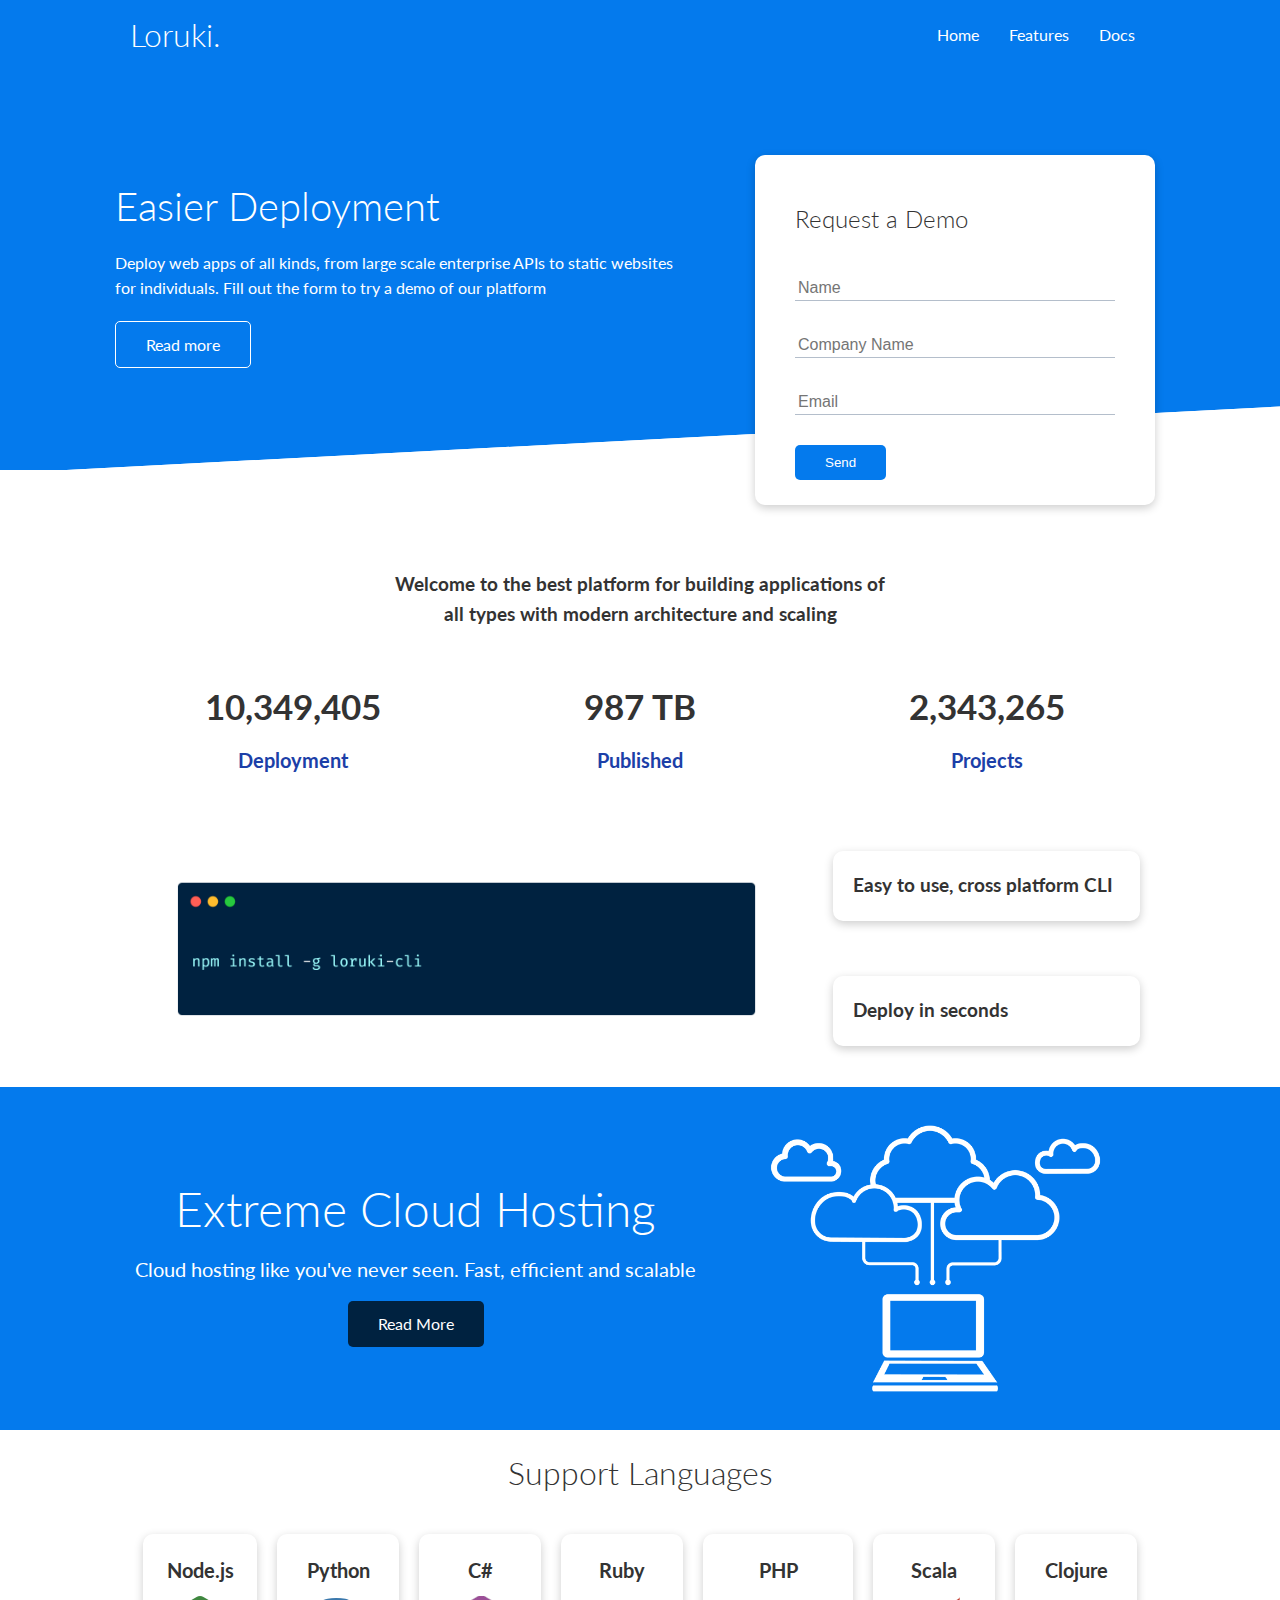
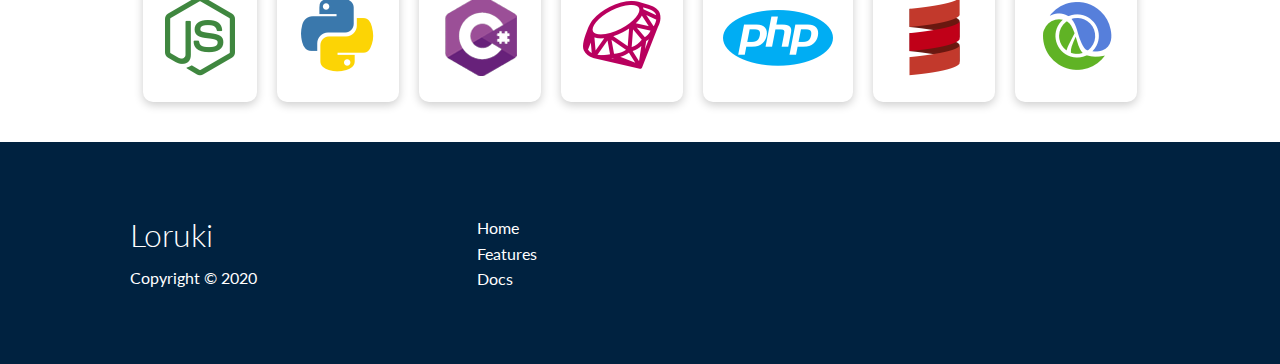
<file: index.html>
<!DOCTYPE html>
<html lang="en">
  <head>
    <meta charset="UTF-8" />
    <meta name="viewport" content="width=device-width, initial-scale=1.0" />
    <link
      rel="stylesheet"
      href="https://cdnjs.cloudflare.com/ajax/libs/font-awesome/5.15.1/css/all.min.css"
      integrity="sha512-+4zCK9k+qNFUR5X+cKL9EIR+ZOhtIloNl9GIKS57V1MyNsYpYcUrUeQc9vNfzsWfV28IaLL3i96P9sdNyeRssA=="
      crossorigin="anonymous"
    />
    <link rel="stylesheet" href="css/utilities.css" />
    <link rel="stylesheet" href="css/style.css" />
    <title>Loruki | Cloud Hosting For Everyone</title>
  </head>
  <body>
    <!-- Navbar-->
    <div class="navbar">
      <div class="container flex">
        <h1 class="logo">Loruki.</h1>
        <nav>
          <ul>
            <li>
              <a href="index.html">Home</a>
            </li>
            <li>
              <a href="features.html">Features</a>
            </li>
            <li>
              <a href="docs.html">Docs</a>
            </li>
          </ul>
        </nav>
      </div>
    </div>

    <!-- Showcase-->
    <section class="showcase">
      <div class="container grid">
        <div class="showcase-text">
          <h1>Easier Deployment</h1>
          <p>
            Deploy web apps of all kinds, from large scale enterprise APIs to
            static websites for individuals. Fill out the form to try a demo of
            our platform
          </p>
          <a href="features.html" class="btn btn-outline">Read more</a>
        </div>

        <div class="showcase-form card">
          <h2>Request a Demo</h2>
          <form
            name="contact"
            method="POST"
            netlify-honeypot="bot-field"
            data-netlify="true"
          >
            <input type="hidden" name="form-name" value="contact" />
            <p class="hidden">
              <label
                >Don’t fill this out if you’re human: <input name="bot-field"
              /></label>
            </p>
            <div class="form-control">
              <input type="text" name="name" placeholder="Name" required />
            </div>
            <div class="form-control">
              <input
                type="text"
                name="company"
                placeholder="Company Name"
                required
              />
            </div>
            <div class="form-control">
              <input type="email" name="email" placeholder="Email" required />
            </div>
            <input type="submit" value="Send" class="btn btn-primary" />
          </form>
        </div>
      </div>
    </section>

    <!-- Stats-->
    <section class="stats">
      <div class="container">
        <h3 class="stats-heading text-center my-1">
          Welcome to the best platform for building applications of all types
          with modern architecture and scaling
        </h3>

        <div class="grid grid-3 text-center my-4">
          <div>
            <i class="fas fa-server fa-3x"></i>
            <h3>10,349,405</h3>
            <p class="text-secondary">Deployment</p>
          </div>
          <div>
            <i class="fas fa-upload fa-3x"></i>
            <h3>987 TB</h3>
            <p class="text-secondary">Published</p>
          </div>
          <div>
            <i class="fas fa-project-diagram fa-3x"></i>
            <h3>2,343,265</h3>
            <p class="text-secondary">Projects</p>
          </div>
        </div>
      </div>
    </section>

    <!-- Cli -->
    <section class="cli">
      <div class="container grid">
        <img src="images/cli.png" alt="" />
        <div class="card">
          <h3>Easy to use, cross platform CLI</h3>
        </div>
        <div class="card">
          <h3>Deploy in seconds</h3>
        </div>
      </div>
    </section>

    <!-- Cloud -->
    <section class="cloud bg-primary my-2 py-2">
      <div class="container grid">
        <div class="text-center">
          <h2 class="lg">Extreme Cloud Hosting</h2>
          <p class="lead my-1">
            Cloud hosting like you've never seen. Fast, efficient and scalable
          </p>
          <a href="features.html" class="btn btn-dark">Read More</a>
        </div>
        <img src="images/cloud.png" alt="" />
      </div>
    </section>

    <!-- Languages -->
    <section class="languages">
      <h2 class="md text-center my-2">Support Languages</h2>
      <div class="container flex">
        <div class="card">
          <h4>Node.js</h4>
          <img src="images/logos/node.png" alt="" />
        </div>
        <div class="card">
          <h4>Python</h4>
          <img src="images/logos/python.png" alt="" />
        </div>
        <div class="card">
          <h4>C#</h4>
          <img src="images/logos/csharp.png" alt="" />
        </div>
        <div class="card">
          <h4>Ruby</h4>
          <img src="images/logos/ruby.png" alt="" />
        </div>
        <div class="card">
          <h4>PHP</h4>
          <img src="images/logos/php.png" alt="" />
        </div>
        <div class="card">
          <h4>Scala</h4>
          <img src="images/logos/scala.png" alt="" />
        </div>
        <div class="card">
          <h4>Clojure</h4>
          <img src="images/logos/clojure.png" alt="" />
        </div>
      </div>
    </section>

    <!-- Footer -->
    <footer class="footer bg-dark py-5">
      <div class="container grid grid-3">
        <div>
          <h1>Loruki</h1>
          <p>Copyright &copy; 2020</p>
        </div>
        <nav>
          <ul>
            <li><a href="index.html">Home</a></li>
            <li><a href="features.html">Features</a></li>
            <li><a href="docs.html">Docs</a></li>
          </ul>
        </nav>
        <div class="social">
          <a href="#"><i class="fab fa-github fa-2x"></i></a>
          <a href="#"><i class="fab fa-facebook fa-2x"></i></a>
          <a href="#"><i class="fab fa-instagram fa-2x"></i></a>
          <a href="#"><i class="fab fa-twitter fa-2x"></i></a>
        </div>
      </div>
    </footer>
  </body>
</html>
</file>
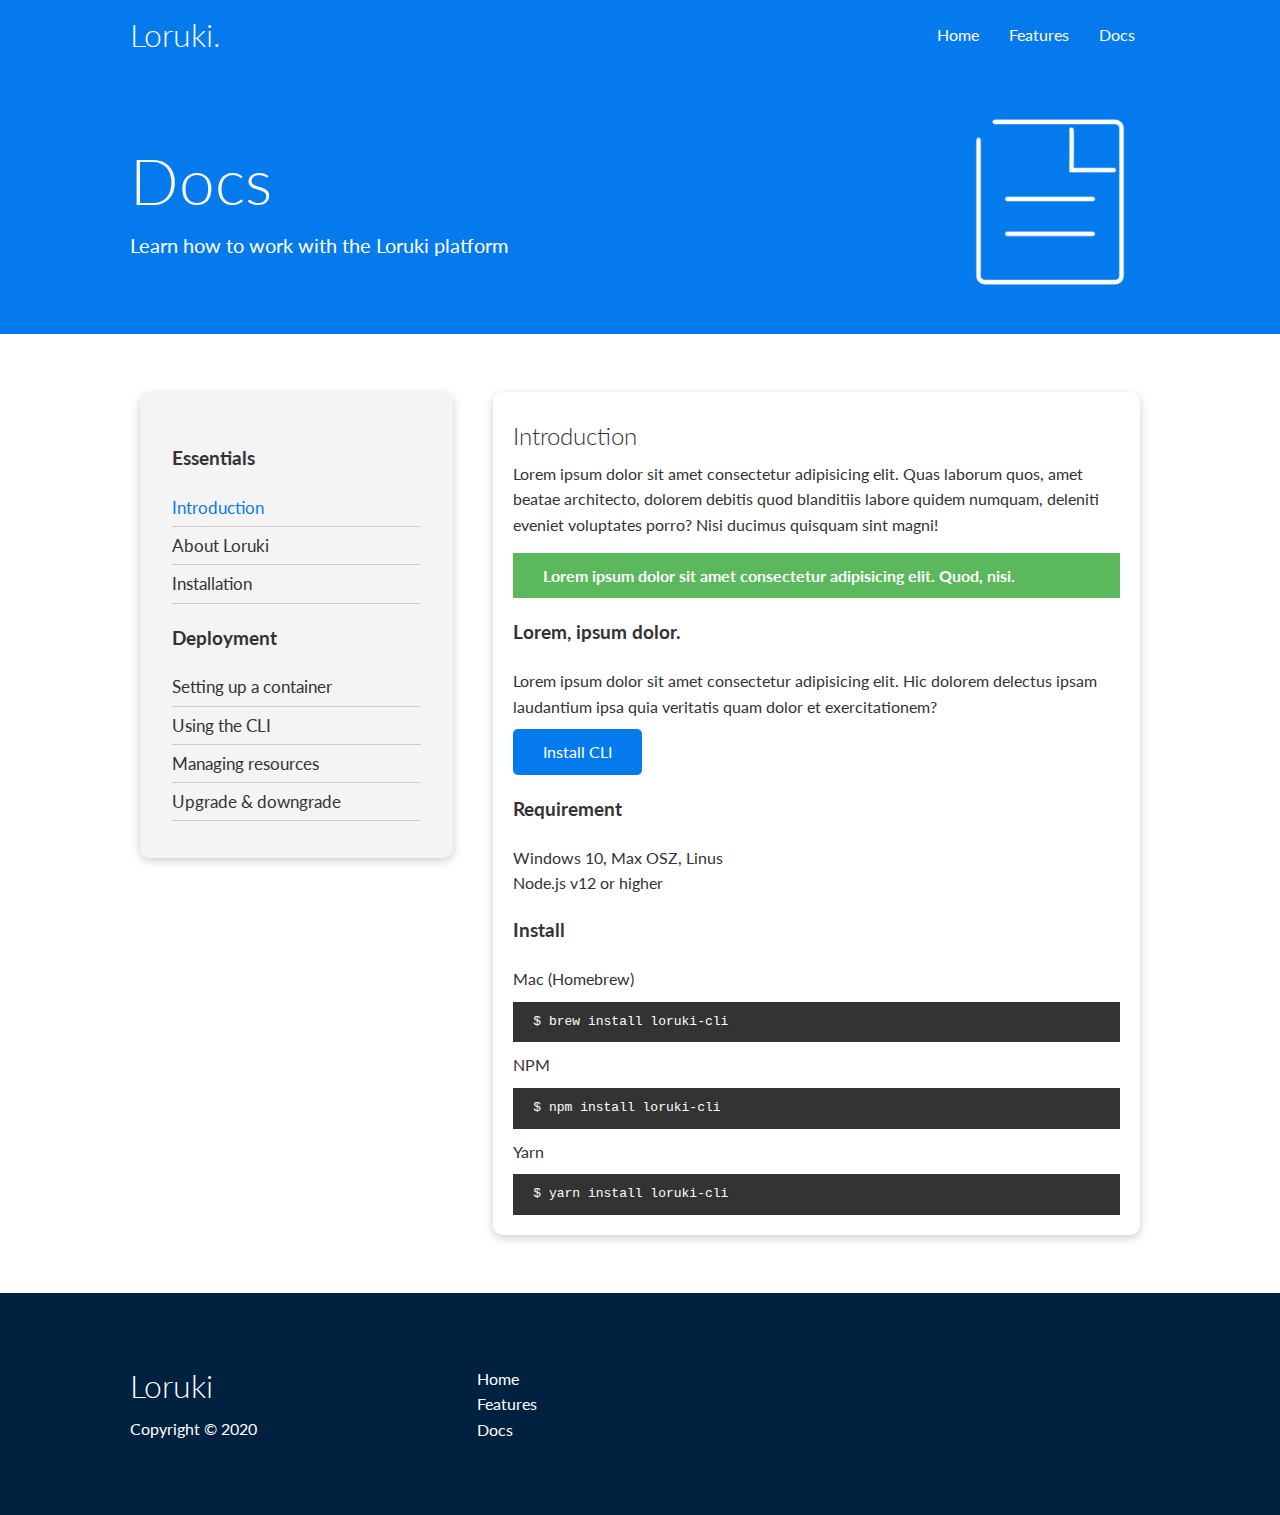
<file: docs.html>
<!DOCTYPE html>
<html lang="en">
  <head>
    <meta charset="UTF-8" />
    <meta name="viewport" content="width=device-width, initial-scale=1.0" />
    <link
      rel="stylesheet"
      href="https://cdnjs.cloudflare.com/ajax/libs/font-awesome/5.15.1/css/all.min.css"
      integrity="sha512-+4zCK9k+qNFUR5X+cKL9EIR+ZOhtIloNl9GIKS57V1MyNsYpYcUrUeQc9vNfzsWfV28IaLL3i96P9sdNyeRssA=="
      crossorigin="anonymous"
    />
    <link rel="stylesheet" href="css/utilities.css" />
    <link rel="stylesheet" href="css/style.css" />
    <title>Loruki | Cloud Hosting For Everyone</title>
  </head>
  <body>
    <!-- Navbar-->
    <div class="navbar">
      <div class="container flex">
        <h1 class="logo">Loruki.</h1>
        <nav>
          <ul>
            <li>
              <a href="index.html">Home</a>
            </li>
            <li>
              <a href="features.html">Features</a>
            </li>
            <li>
              <a href="docs.html">Docs</a>
            </li>
          </ul>
        </nav>
      </div>
    </div>

    <!-- Head -->
    <section class="docs-head bg-primary py-3">
      <div class="container grid">
        <div>
          <h1 class="xl">Docs</h1>
          <p class="lead">Learn how to work with the Loruki platform</p>
        </div>
        <img src="images/docs.png" alt="" />
      </div>
    </section>

    <!-- Docs main -->
    <section class="docs-main my-4">
      <div class="container grid">
        <div class="card bg-light p-3">
          <h3 class="my-2">Essentials</h3>
          <nav>
            <ul>
              <li><a class="text-primary" href="#">Introduction</a></li>
              <li><a href="#">About Loruki</a></li>
              <li><a href="#">Installation</a></li>
            </ul>
          </nav>

          <h3 class="my-2">Deployment</h3>
          <nav>
            <ul>
              <li><a href="#">Setting up a container</a></li>
              <li><a href="#">Using the CLI</a></li>
              <li><a href="#">Managing resources</a></li>
              <li><a href="#">Upgrade &amp; downgrade</a></li>
            </ul>
          </nav>
        </div>
        <div class="card">
          <h2>Introduction</h2>
          <p>
            Lorem ipsum dolor sit amet consectetur adipisicing elit. Quas
            laborum quos, amet beatae architecto, dolorem debitis quod
            blanditiis labore quidem numquam, deleniti eveniet voluptates porro?
            Nisi ducimus quisquam sint magni!
          </p>

          <div class="alert alert-success">
            <i class="fas fa-info"></i> Lorem ipsum dolor sit amet consectetur
            adipisicing elit. Quod, nisi.
          </div>

          <h3>Lorem, ipsum dolor.</h3>
          <p>
            Lorem ipsum dolor sit amet consectetur adipisicing elit. Hic dolorem
            delectus ipsam laudantium ipsa quia veritatis quam dolor et
            exercitationem?
          </p>
          <a href="#" class="btn btn-primary">Install CLI</a>

          <h3>Requirement</h3>
          <ul>
            <li>Windows 10, Max OSZ, Linus</li>
            <li>Node.js v12 or higher</li>
          </ul>

          <h3>Install</h3>
          <p>Mac (Homebrew)</p>
          <pre><code>$ brew install loruki-cli</code></pre>
          <p>NPM</p>
          <pre><code>$ npm install loruki-cli</code></pre>
          <p>Yarn</p>
          <pre><code>$ yarn install loruki-cli</code></pre>
        </div>
      </div>
    </section>

    <!-- Footer -->
    <footer class="footer bg-dark py-5">
      <div class="container grid grid-3">
        <div>
          <h1>Loruki</h1>
          <p>Copyright &copy; 2020</p>
        </div>
        <nav>
          <ul>
            <li><a href="index.html">Home</a></li>
            <li><a href="features.html">Features</a></li>
            <li><a href="docs.html">Docs</a></li>
          </ul>
        </nav>
        <div class="social">
          <a href="#"><i class="fab fa-github fa-2x"></i></a>
          <a href="#"><i class="fab fa-facebook fa-2x"></i></a>
          <a href="#"><i class="fab fa-instagram fa-2x"></i></a>
          <a href="#"><i class="fab fa-twitter fa-2x"></i></a>
        </div>
      </div>
    </footer>
  </body>
</html>
</file>
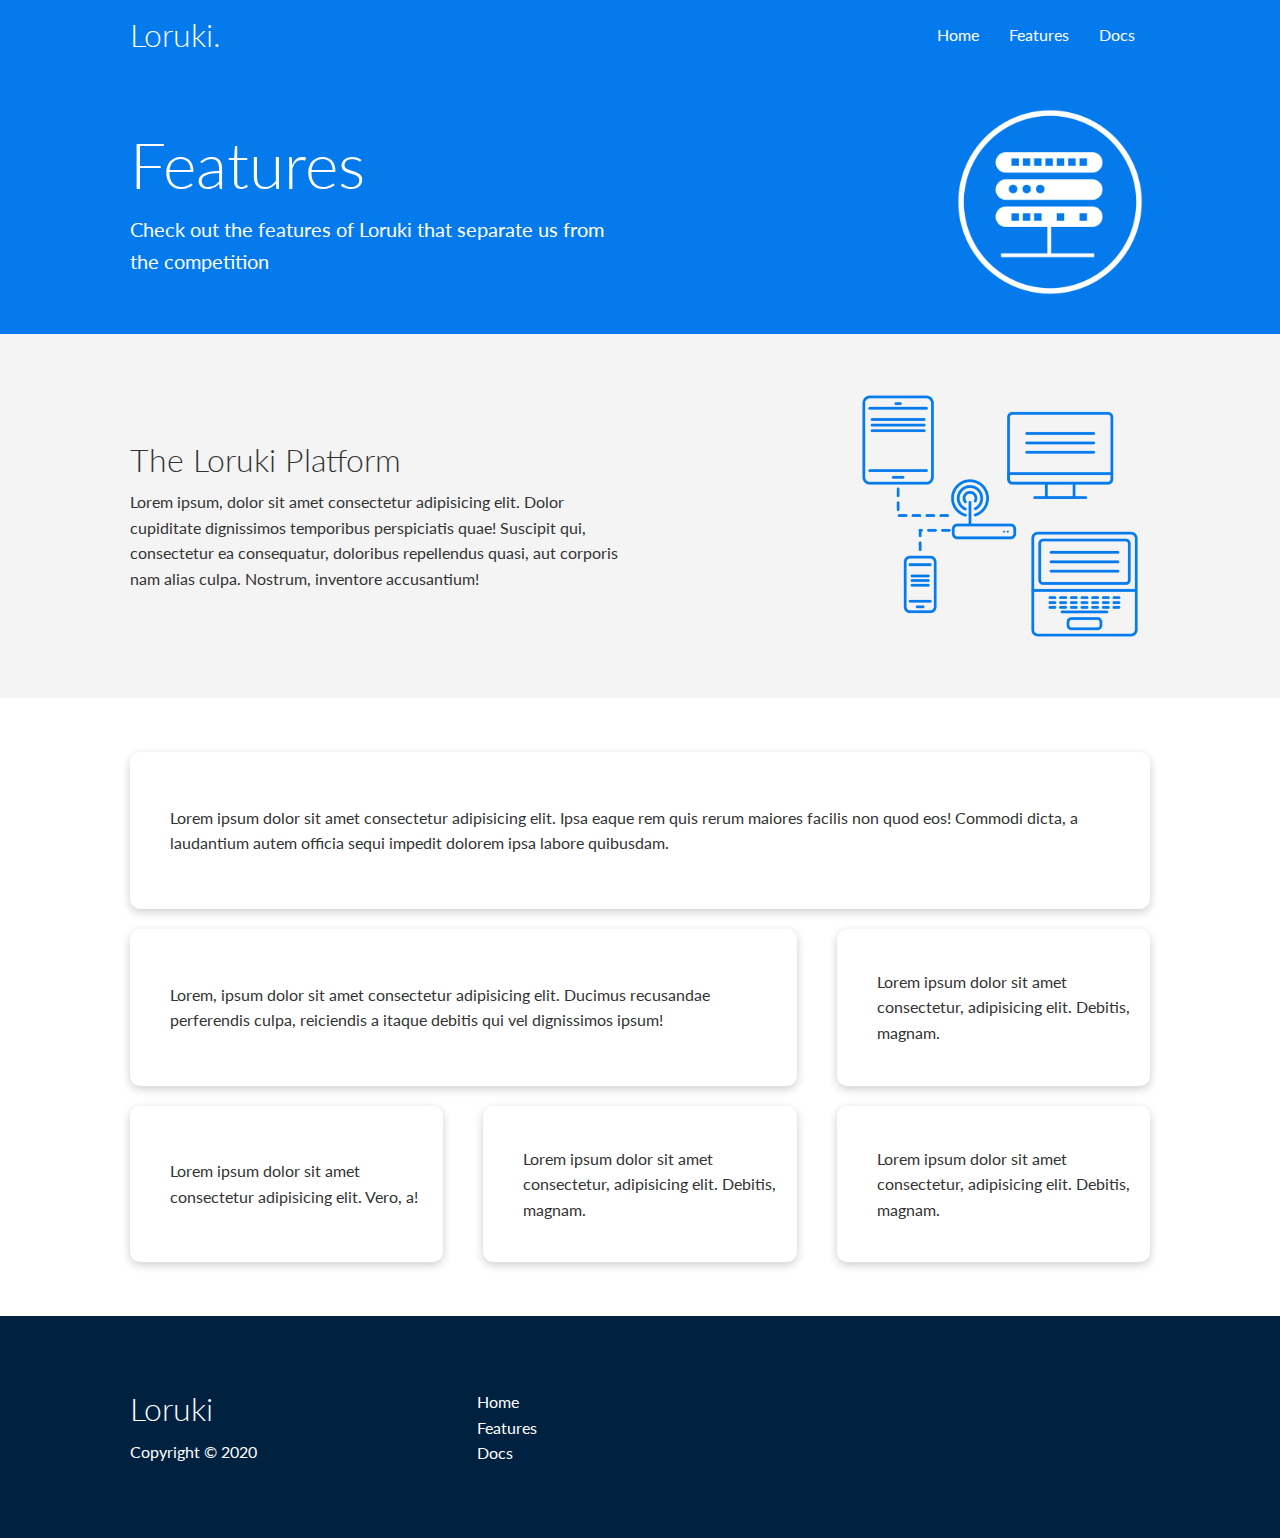
<file: features.html>
<!DOCTYPE html>
<html lang="en">
  <head>
    <meta charset="UTF-8" />
    <meta name="viewport" content="width=device-width, initial-scale=1.0" />
    <link
      rel="stylesheet"
      href="https://cdnjs.cloudflare.com/ajax/libs/font-awesome/5.15.1/css/all.min.css"
      integrity="sha512-+4zCK9k+qNFUR5X+cKL9EIR+ZOhtIloNl9GIKS57V1MyNsYpYcUrUeQc9vNfzsWfV28IaLL3i96P9sdNyeRssA=="
      crossorigin="anonymous"
    />
    <link rel="stylesheet" href="css/utilities.css" />
    <link rel="stylesheet" href="css/style.css" />
    <title>Loruki | Cloud Hosting For Everyone</title>
  </head>
  <body>
    <!-- Navbar-->
    <div class="navbar">
      <div class="container flex">
        <h1 class="logo">Loruki.</h1>
        <nav>
          <ul>
            <li>
              <a href="index.html">Home</a>
            </li>
            <li>
              <a href="features.html">Features</a>
            </li>
            <li>
              <a href="docs.html">Docs</a>
            </li>
          </ul>
        </nav>
      </div>
    </div>

    <!-- Head -->
    <section class="features-head bg-primary py-3">
      <div class="container grid">
        <div>
          <h1 class="xl">Features</h1>
          <p class="lead">
            Check out the features of Loruki that separate us from the
            competition
          </p>
        </div>
        <img src="images/server.png" alt="" />
      </div>
    </section>

    <!-- Sub Head -->
    <section class="features-sub-head bg-light py-3">
      <div class="container grid">
        <div>
          <h1 class="md">The Loruki Platform</h1>
          <p>
            Lorem ipsum, dolor sit amet consectetur adipisicing elit. Dolor
            cupiditate dignissimos temporibus perspiciatis quae! Suscipit qui,
            consectetur ea consequatur, doloribus repellendus quasi, aut
            corporis nam alias culpa. Nostrum, inventore accusantium!
          </p>
        </div>
        <img src="images/server2.png" alt="" />
      </div>
    </section>

    <section class="features-main my-2">
      <div class="container grid grid-3">
        <div class="card flex">
          <i class="fas fa-server fa-3x"></i>
          <p>
            Lorem ipsum dolor sit amet consectetur adipisicing elit. Ipsa eaque
            rem quis rerum maiores facilis non quod eos! Commodi dicta, a
            laudantium autem officia sequi impedit dolorem ipsa labore
            quibusdam.
          </p>
        </div>
        <div class="card flex">
          <i class="fas fa-network-wired fa-3x"></i>
          <p>
            Lorem, ipsum dolor sit amet consectetur adipisicing elit. Ducimus
            recusandae perferendis culpa, reiciendis a itaque debitis qui vel
            dignissimos ipsum!
          </p>
        </div>
        <div class="card flex">
          <i class="fas fa-laptop-code fa-3x"></i>
          <p>
            Lorem ipsum dolor sit amet consectetur, adipisicing elit. Debitis,
            magnam.
          </p>
        </div>
        <div class="card flex">
          <i class="fas fa-database fa-3x"></i>
          <p>
            Lorem ipsum dolor sit amet consectetur adipisicing elit. Vero, a!
          </p>
        </div>
        <div class="card flex">
          <i class="fas fa-power-off fa-3x"></i>
          <p>
            Lorem ipsum dolor sit amet consectetur, adipisicing elit. Debitis,
            magnam.
          </p>
        </div>
        <div class="card flex">
          <i class="fas fa-upload fa-3x"></i>
          <p>
            Lorem ipsum dolor sit amet consectetur, adipisicing elit. Debitis,
            magnam.
          </p>
        </div>
      </div>
    </section>

    <!-- Footer -->
    <footer class="footer bg-dark py-5">
      <div class="container grid grid-3">
        <div>
          <h1>Loruki</h1>
          <p>Copyright &copy; 2020</p>
        </div>
        <nav>
          <ul>
            <li><a href="index.html">Home</a></li>
            <li><a href="features.html">Features</a></li>
            <li><a href="docs.html">Docs</a></li>
          </ul>
        </nav>
        <div class="social">
          <a href="#"><i class="fab fa-github fa-2x"></i></a>
          <a href="#"><i class="fab fa-facebook fa-2x"></i></a>
          <a href="#"><i class="fab fa-instagram fa-2x"></i></a>
          <a href="#"><i class="fab fa-twitter fa-2x"></i></a>
        </div>
      </div>
    </footer>
  </body>
</html>
</file>
<file: css/utilities.css>
.container {
  max-width: 1100px;
  margin: 0 auto;
  overflow: auto;
  padding: 0 40px;
}

.card {
  background-color: #fff;
  color: #333;
  border-radius: 10px;
  box-shadow: 0 3px 10px rgba(0, 0, 0, 0.2);
  padding: 20px;
  margin: 10px;
}

.btn {
  display: inline-block;
  padding: 10px 30px;
  cursor: pointer;
  background: var(--primary-color);
  color: #fff;
  border: none;
  border-radius: 5px;
}

.btn-outline {
  background-color: transparent;
  border: 1px #fff solid;
}

.btn:hover {
  transform: scale(0.98);
}

/* Background & colored buttons */
.bg-primary,
.btn-primary {
  background-color: var(--primary-color);
  color: #fff;
}

.bg-secondary,
.btn-secondary {
  background-color: var(--secondary-color);
  color: #fff;
}

.bg-dark,
.btn-dark {
  background-color: var(--dark-color);
  color: #fff;
}

.bg-light,
.btn-light {
  background-color: var(--light-color);
  color: #333;
}

.bg-primary a,
.btn-primary a,
.bg-secondary a,
.btn-secondary a,
.bg-dark a,
.btn-dark a {
  color: #fff;
}

/* Text colors */
.text-primary {
  color: var(--primary-color);
}

.text-secondary {
  color: var(--secondary-color);
}

.text-dark {
  color: var(--dark-color);
}

.text-light {
  color: var(--light-color);
}

/* Text sizes */
.lead {
  font-size: 20px;
}

.sm {
  font-size: 1rem;
}

.md {
  font-size: 2rem;
}

.lg {
  font-size: 3rem;
}

.xl {
  font-size: 4rem;
}

.text-center {
  text-align: center;
}

/* Alert */
.alert {
  background-color: var(--light-color);
  padding: 10px 20px;
  font-weight: bold;
  margin: 15px 0;
}

.alert i {
  margin-right: 10px;
}

.alert-success {
  background-color: var(--success-color);
  color: #fff;
}

.alert-error {
  background-color: var(--error-color);
  color: #fff;
}

.flex {
  display: flex;
  justify-content: center;
  align-items: center;
  height: 100%;
}

.grid {
  display: grid;
  grid-template-columns: repeat(2, 1fr);
  gap: 20px;
  justify-content: center;
  align-items: center;
  height: 100%;
}

.grid-3 {
  grid-template-columns: repeat(3, 1fr);
}

/* Margin */
.my-1 {
  margin: 1rem 0;
}

.my-2 {
  margin: 1.5rem 0;
}

.my-3 {
  margin: 2rem 0;
}

.my-4 {
  margin: 3rem 0;
}

.my-5 {
  margin: 4rem 0;
}

.m-1 {
  margin: 1rem;
}

.m-2 {
  margin: 1.5rem;
}

.m-3 {
  margin: 2rem;
}

.m-4 {
  margin: 3rem;
}

.m-5 {
  margin: 4rem;
}

/* Padding */
.py-1 {
  padding: 1rem 0;
}

.py-2 {
  padding: 1.5rem 0;
}

.py-3 {
  padding: 2rem 0;
}

.py-4 {
  padding: 3rem 0;
}

.py-5 {
  padding: 4rem 0;
}

.p-1 {
  padding: 1rem;
}

.p-2 {
  padding: 1.5rem;
}

.p-3 {
  padding: 2rem;
}

.p-4 {
  padding: 3rem;
}

.p-5 {
  padding: 4rem;
}
</file>
<file: css/style.css>
@import url('https://fonts.googleapis.com/css2?family=Lato:wght@300&display=swap');

:root {
  --primary-color: #047aed;
  --secondary-color: #1c3fa8;
  --dark-color: #002240;
  --light-color: #f4f4f4;
  --success-color: #5cb85c;
  --error-color: #d9534f;
}

* {
  box-sizing: border-box;
  padding: 0;
  margin: 0;
}

body {
  font-family: 'Lato', sans-serif;
  color: #333;
  line-height: 1.6;
}

ul {
  list-style-type: none;
}

a {
  text-decoration: none;
  color: #333;
}

h1,
h2 {
  font-weight: 300;
  line-height: 1.2;
  margin: 10px 0;
}

p {
  margin: 10px 0;
}

img {
  width: 100%;
}

code,
pre {
  background: #333;
  color: #fff;
  padding: 10px;
}

.hidden {
  visibility: hidden;
  height: 0;
  margin: 0 !important;
}

/* Navbar */
.navbar {
  background-color: var(--primary-color);
  color: #fff;
  height: 70px;
}

.navbar ul {
  display: flex;
}

.navbar a {
  color: #fff;
  padding: 10px;
  margin: 0 5px;
}

.navbar a:hover {
  border-bottom: 2px #fff solid;
}

.navbar .flex {
  justify-content: space-between;
}
/* Showcase */
.showcase {
  height: 400px;
  background-color: var(--primary-color);
  color: #fff;
  position: relative;
}

.showcase h1 {
  font-size: 40px;
}

.showcase p {
  margin: 20px 0;
}

.showcase .grid {
  overflow: visible;
  grid-template-columns: 55% 45%;
  gap: 30px;
}

.showcase-text {
  animation: slideInFromLeft 1s ease-in;
}

.showcase-form {
  position: relative;
  top: 60px;
  height: 350px;
  width: 100%;
  max-width: 400px;
  padding: 40px;
  z-index: 100;
  justify-self: flex-end;
  animation: slideInFromRight 1s ease-in;
}

.showcase-form .form-control {
  margin: 30px 0;
}

.showcase-form input[type='text'],
.showcase-form input[type='email'] {
  border: 0;
  border-bottom: 1px solid #b4becb;
  width: 100%;
  padding: 3px;
  font-size: 16px;
}

.showcase-form input:focus {
  outline: none;
}

.showcase::before,
.showcase::after {
  content: '';
  position: absolute;
  height: 100px;
  bottom: -70px;
  right: 0;
  left: 0;
  background: #fff;
  transform: skewY(-3deg);
  -webkit-transform: skewY(-3deg);
  -moz-transform: skewY(-3deg);
  -ms-transform: skewY(-3deg);
}

/* Stats */
.stats {
  padding-top: 100px;
  animation: slideInFromBottom 1s ease-in;
}

.stats-heading {
  max-width: 500px;
  margin: auto;
}

.stats .grid h3 {
  font-size: 35px;
}

.stats .grid p {
  font-size: 20px;
  font-weight: bold;
}

/* CLI */
.cli .grid {
  grid-template-columns: repeat(3, 1fr);
  grid-template-rows: repeat(2, 1fr);
}

.cli .grid > *:first-child {
  grid-column: 1 / span 2;
  grid-row: 1 / span 2;
}

/* Cloud */
.cloud .grid {
  grid-template-columns: 4fr 3fr;
}

/* Languages */
.languages .flex {
  flex-wrap: wrap;
}

.languages .card {
  text-align: center;
  margin: 18px 10px 40px;
  transition: transform 0.2s ease;
}

.languages .card h4 {
  font-size: 20px;
  margin-bottom: 10px;
}

.languages .card:hover {
  transform: translateY(-15px);
}

/* Features */
.features-head img,
.docs-head img {
  width: 200px;
  justify-self: flex-end;
}

.features-sub-head img {
  width: 300px;
  justify-self: flex-end;
}

.features-main .card > i {
  margin-right: 20px;
}

.features-main .grid {
  padding: 30px;
  grid-template-rows: repeat(2, 1fr);
}

.features-main .grid > *:first-child {
  grid-column: 1 / span 3;
}

.features-main .grid > *:nth-child(2) {
  grid-column: 1 / span 2;
}

/* Docs */
.docs-main h3 {
  margin: 20px 0;
}

.docs-main .grid {
  grid-template-columns: 1fr 2fr;
  align-items: flex-start;
}

.docs-main nav li {
  font-size: 17px;
  padding-bottom: 5px;
  margin-bottom: 5px;
  border-bottom: 1px solid #ccc;
}

.docs-main a:hover {
  font-weight: bold;
}

/* Footer */
.footer .social a {
  margin: 0 10px;
}

/* Animation */
@keyframes slideInFromLeft {
  0% {
    transform: translateX(-100%);
  }

  100% {
    transform: translateX(0);
  }
}

@keyframes slideInFromRight {
  0% {
    transform: translateX(100%);
  }

  100% {
    transform: translateX(0);
  }
}

@keyframes slideInFromTop {
  0% {
    transform: translateY(-100%);
  }

  100% {
    transform: translateX(0);
  }
}

@keyframes slideInFromBottom {
  0% {
    transform: translateY(100%);
  }

  100% {
    transform: translateX(0);
  }
}

/* Tablets and under */
@media (max-width: 768px) {
  .grid,
  .showcase .grid,
  .stats .grid,
  .cli .grid,
  .cloud .grid,
  .features-main .grid,
  .docs-main .grid {
    grid-template-columns: 1fr;
    grid-template-rows: 1fr;
  }

  .showcase {
    height: auto;
  }

  .showcase-text {
    text-align: center;
    margin-top: 40px;
    animation: slideInFromTop 1s ease-in;
  }

  .showcase-form {
    justify-self: center;
    margin: auto;
    animation: slideInFromBottom 1s ease-in;
  }

  .cli .grid > *:first-child {
    grid-column: 1;
    grid-row: 1;
  }

  .features-head,
  .features-sub-head,
  .docs-head {
    text-align: center;
  }

  .features-head img,
  .features-sub-head img,
  .docs-head img {
    justify-self: center;
  }

  .features-main .grid > *:first-child,
  .features-main .grid > *:nth-child(2) {
    grid-column: 1;
    grid-row: 1;
  }

  .footer .grid {
    grid-template-columns: repeat(2, 1fr);
  }

  .footer .grid > *:nth-child(3) {
    grid-column: 1 / span 2;
  }

  .footer .social {
    margin-top: 10px;
  }
}

/* Mobile */
@media (max-width: 500px) {
  .navbar {
    height: 110px;
  }

  .navbar .flex {
    flex-direction: column;
  }

  .navbar ul {
    padding: 10px;
    background-color: rgba(0, 0, 0, 0.1);
  }

  .footer nav li {
    padding: 4px 0;
  }

  .footer .grid {
    text-align: center;
    grid-template-columns: 1fr;
  }

  .footer .grid > *:nth-child(3) {
    grid-column: 1;
  }
}
</file>
